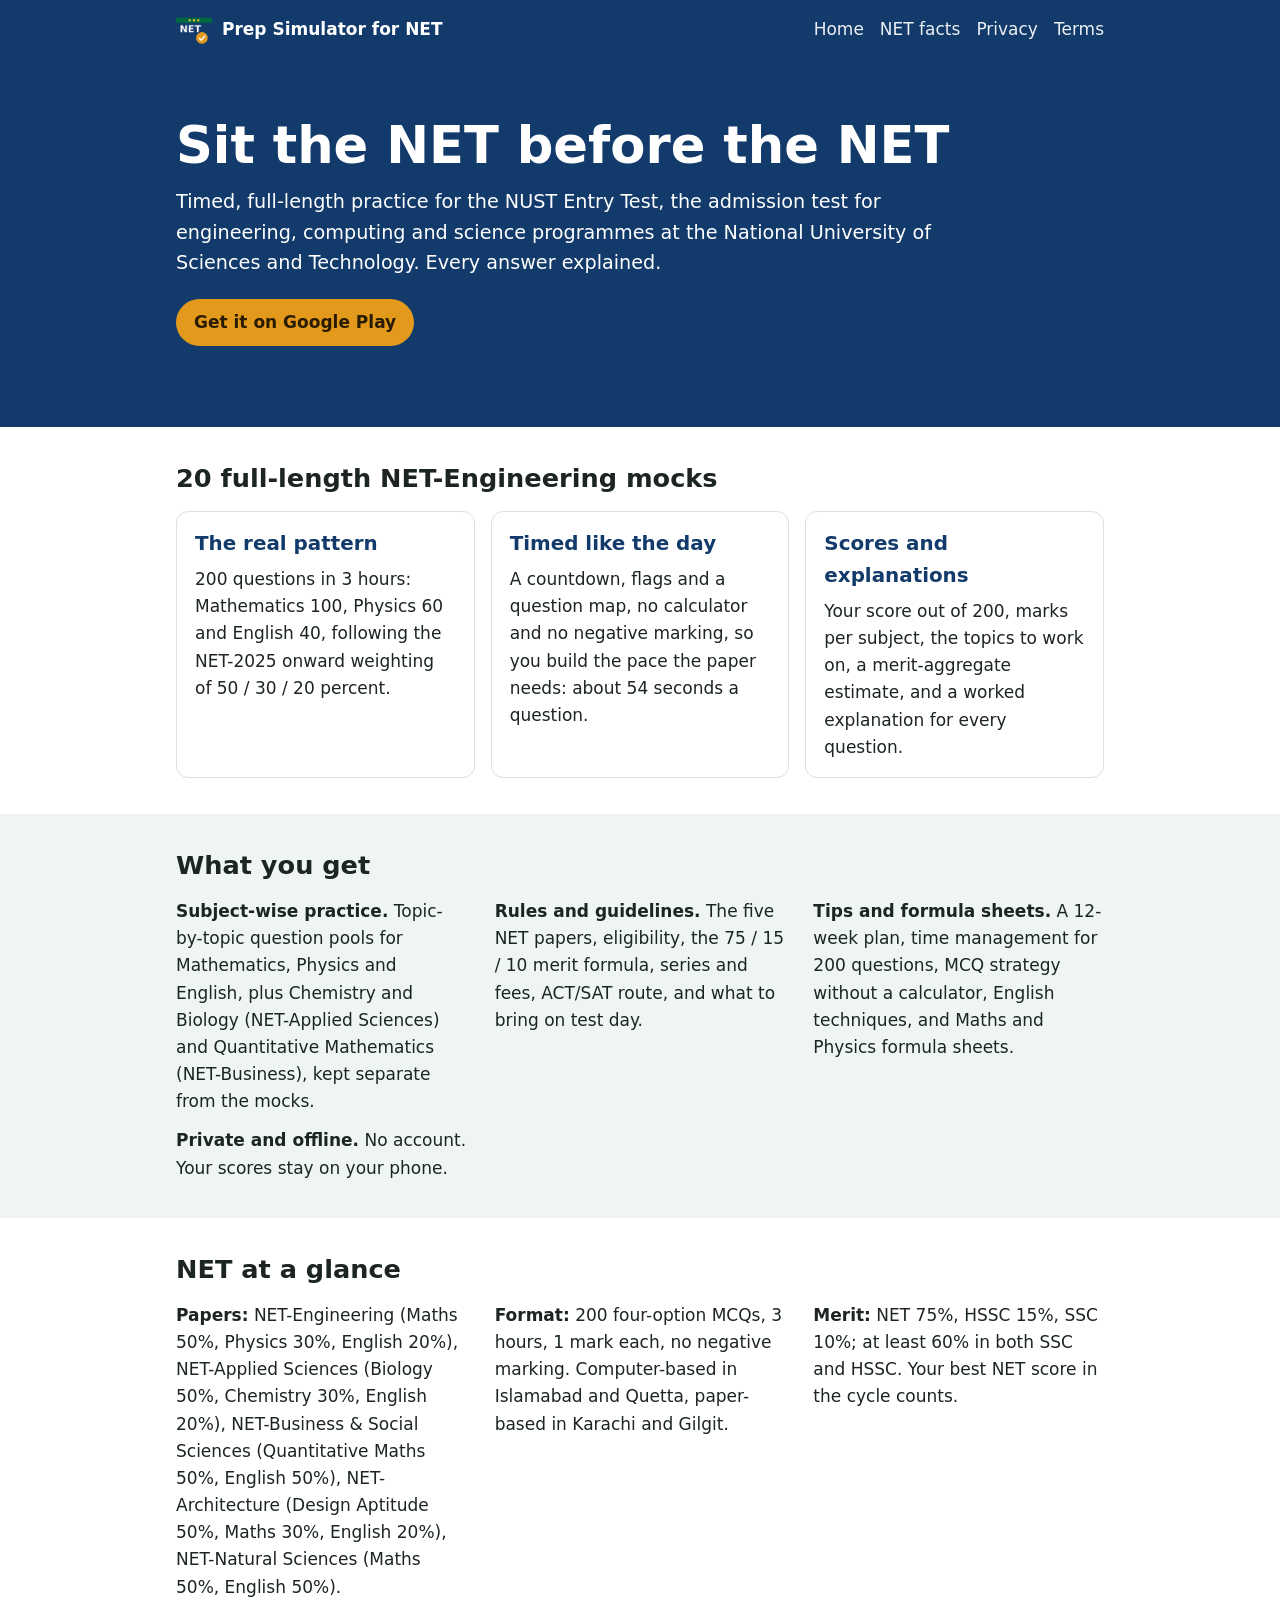
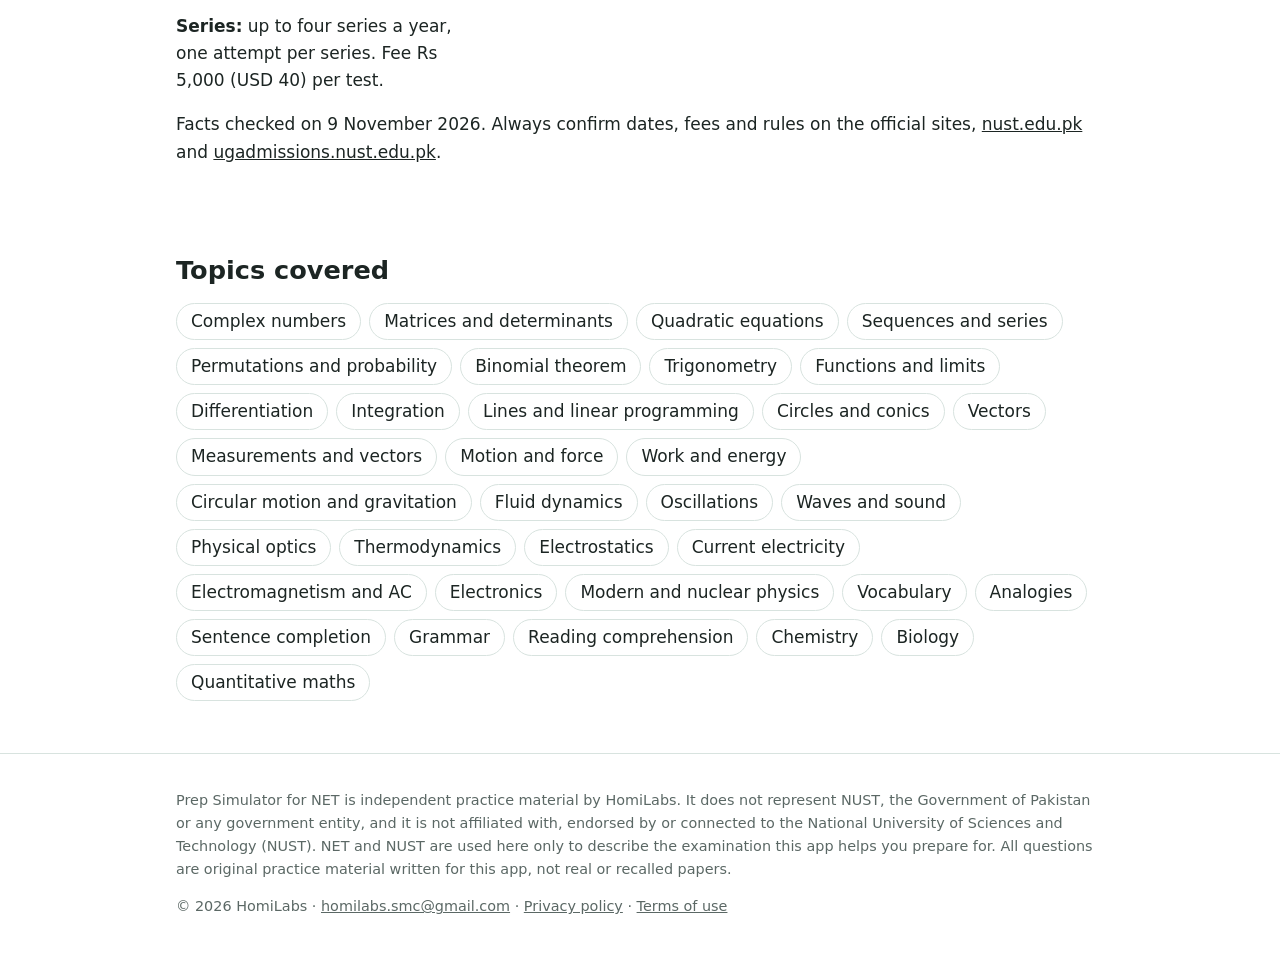
<file: index.html>
<!doctype html>
<html lang="en">
<head>
<meta charset="utf-8">
<meta name="viewport" content="width=device-width, initial-scale=1">
<title>Prep Simulator for NET – NUST Entry Test mocks and practice</title>
<meta name="description" content="Prepare for the NUST Entry Test (NET): 20 full-length NET-Engineering mocks (Maths 100, Physics 60, English 40, 200 MCQs in 3 hours), subject-wise practice for Maths, Physics, English, Chemistry, Biology and Quantitative Maths, every answer explained, plus admission rules and test-day guidance. Free Android app on Google Play, offline, no account.">
<meta property="og:title" content="Prep Simulator for NET – NUST Entry Test mocks">
<meta property="og:description" content="20 full-length NET-Engineering mocks, subject-wise practice for every NET subject, admission rules and test-day guide. Free, offline, no account.">
<meta property="og:url" content="https://net.homilabs.org/">
<meta name="theme-color" content="#123a6b">
<link rel="canonical" href="https://net.homilabs.org/">
<link rel="icon" href="img/favicon.png">
<link rel="stylesheet" href="style.css">
</head>
<body>
<header class="top"><div class="wrap">
  <a class="brand" href="index.html"><img src="img/icon.png" alt="" width="36" height="36">Prep Simulator for NET</a>
  <nav class="nav"><a href="index.html">Home</a><a href="#facts">NET facts</a><a href="privacy.html">Privacy</a><a href="terms.html">Terms</a></nav>
</div></header>

<main>
<section class="hero"><div class="wrap">
  <h1>Sit the NET before the NET</h1>
  <p class="lead">Timed, full-length practice for the NUST Entry Test, the admission test for engineering, computing and science programmes at the National University of Sciences and Technology. Every answer explained.</p>
  <p class="cta"><a class="soon" href="https://play.google.com/store/apps/details?id=com.homilabs.net_prep">Get it on Google Play</a></p>
</div></section>

<section class="wrap" id="tests">
  <h2>20 full-length NET-Engineering mocks</h2>
  <div class="cards">
    <article><h3>The real pattern</h3><p>200 questions in 3 hours: Mathematics 100, Physics 60 and English 40, following the NET-2025 onward weighting of 50 / 30 / 20 percent.</p></article>
    <article><h3>Timed like the day</h3><p>A countdown, flags and a question map, no calculator and no negative marking, so you build the pace the paper needs: about 54 seconds a question.</p></article>
    <article><h3>Scores and explanations</h3><p>Your score out of 200, marks per subject, the topics to work on, a merit-aggregate estimate, and a worked explanation for every question.</p></article>
  </div>
</section>

<section class="band"><div class="wrap">
  <h2>What you get</h2>
  <ul class="ticks">
    <li><strong>Subject-wise practice.</strong> Topic-by-topic question pools for Mathematics, Physics and English, plus Chemistry and Biology (NET-Applied Sciences) and Quantitative Mathematics (NET-Business), kept separate from the mocks.</li>
    <li><strong>Rules and guidelines.</strong> The five NET papers, eligibility, the 75 / 15 / 10 merit formula, series and fees, ACT/SAT route, and what to bring on test day.</li>
    <li><strong>Tips and formula sheets.</strong> A 12-week plan, time management for 200 questions, MCQ strategy without a calculator, English techniques, and Maths and Physics formula sheets.</li>
    <li><strong>Private and offline.</strong> No account. Your scores stay on your phone.</li>
  </ul>
</div></section>

<section class="wrap" id="facts">
  <h2>NET at a glance</h2>
  <ul class="ticks">
    <li><strong>Papers:</strong> NET-Engineering (Maths 50%, Physics 30%, English 20%), NET-Applied Sciences (Biology 50%, Chemistry 30%, English 20%), NET-Business &amp; Social Sciences (Quantitative Maths 50%, English 50%), NET-Architecture (Design Aptitude 50%, Maths 30%, English 20%), NET-Natural Sciences (Maths 50%, English 50%).</li>
    <li><strong>Format:</strong> 200 four-option MCQs, 3 hours, 1 mark each, no negative marking. Computer-based in Islamabad and Quetta, paper-based in Karachi and Gilgit.</li>
    <li><strong>Merit:</strong> NET 75%, HSSC 15%, SSC 10%; at least 60% in both SSC and HSSC. Your best NET score in the cycle counts.</li>
    <li><strong>Series:</strong> up to four series a year, one attempt per series. Fee Rs 5,000 (USD 40) per test.</li>
  </ul>
  <p>Facts checked on 9 November 2026. Always confirm dates, fees and rules on the official sites, <a href="https://nust.edu.pk" rel="noopener">nust.edu.pk</a> and <a href="https://ugadmissions.nust.edu.pk" rel="noopener">ugadmissions.nust.edu.pk</a>.</p>
</section>

<section class="wrap" id="areas">
  <h2>Topics covered</h2>
  <p class="chips"><span>Complex numbers</span><span>Matrices and determinants</span><span>Quadratic equations</span><span>Sequences and series</span><span>Permutations and probability</span><span>Binomial theorem</span><span>Trigonometry</span><span>Functions and limits</span><span>Differentiation</span><span>Integration</span><span>Lines and linear programming</span><span>Circles and conics</span><span>Vectors</span><span>Measurements and vectors</span><span>Motion and force</span><span>Work and energy</span><span>Circular motion and gravitation</span><span>Fluid dynamics</span><span>Oscillations</span><span>Waves and sound</span><span>Physical optics</span><span>Thermodynamics</span><span>Electrostatics</span><span>Current electricity</span><span>Electromagnetism and AC</span><span>Electronics</span><span>Modern and nuclear physics</span><span>Vocabulary</span><span>Analogies</span><span>Sentence completion</span><span>Grammar</span><span>Reading comprehension</span><span>Chemistry</span><span>Biology</span><span>Quantitative maths</span></p>
</section>
</main>
<footer class="foot"><div class="wrap">
  <p>Prep Simulator for NET is independent practice material by HomiLabs. It does not represent NUST, the Government of Pakistan or any government entity, and it is not affiliated with, endorsed by or connected to the National University of Sciences and Technology (NUST). NET and NUST are used here only to describe the examination this app helps you prepare for. All questions are original practice material written for this app, not real or recalled papers.</p>
  <p>© 2026 HomiLabs · <a href="mailto:homilabs.smc@gmail.com">homilabs.smc@gmail.com</a> · <a href="privacy.html">Privacy policy</a> · <a href="terms.html">Terms of use</a></p>
</div></footer>
</body>
</html>
</file>
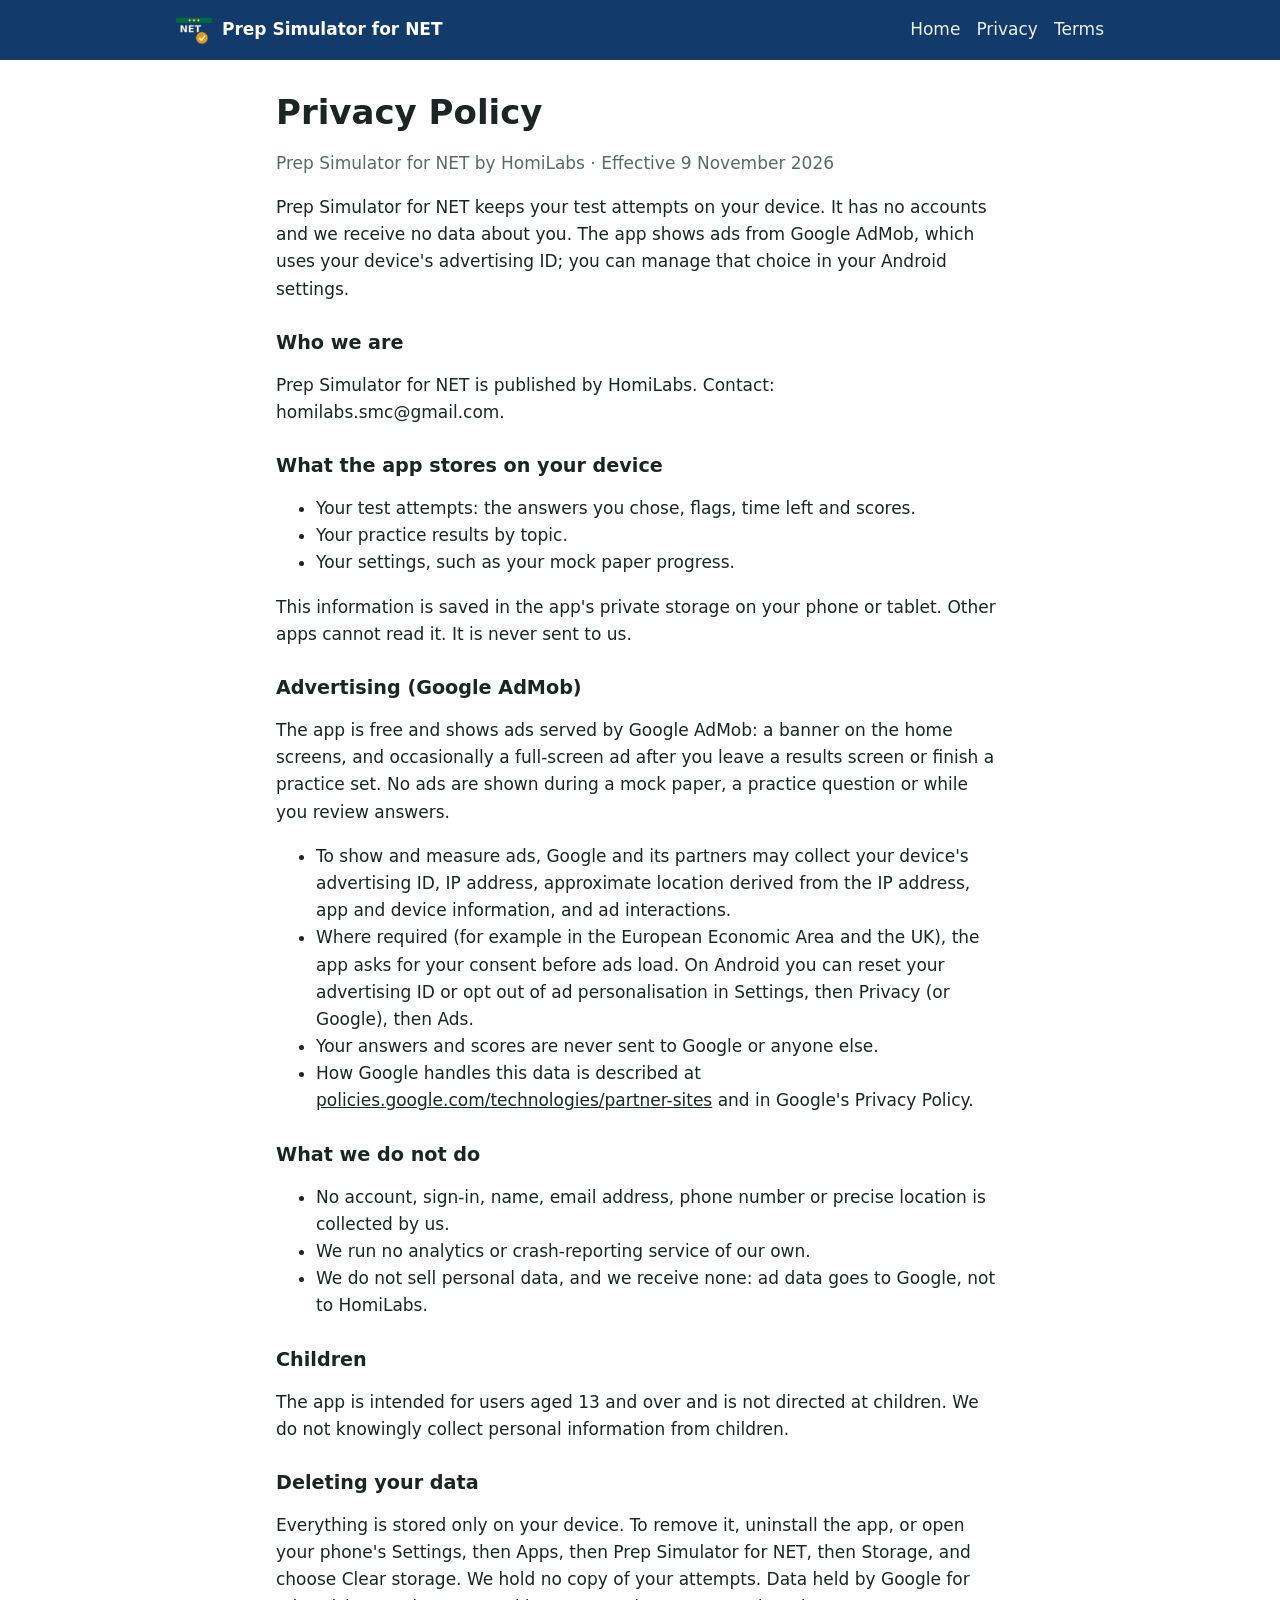
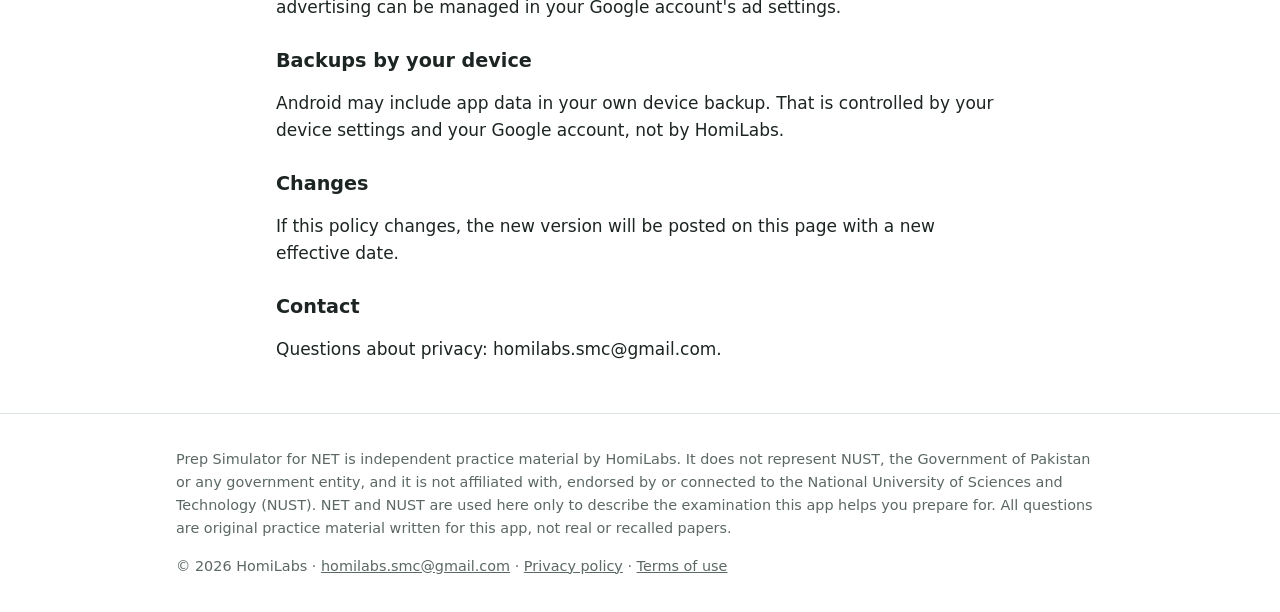
<file: privacy.html>
<!doctype html>
<html lang="en">
<head>
<meta charset="utf-8">
<meta name="viewport" content="width=device-width, initial-scale=1">
<title>Privacy Policy – Prep Simulator for NET</title>
<meta name="description" content="Privacy policy of the Prep Simulator for NET Android app by HomiLabs.">
<meta property="og:title" content="Privacy Policy – Prep Simulator for NET">
<meta property="og:description" content="Privacy policy of the Prep Simulator for NET Android app by HomiLabs.">
<meta property="og:url" content="https://net.homilabs.org/privacy.html">
<meta name="theme-color" content="#123a6b">
<link rel="canonical" href="https://net.homilabs.org/privacy.html">
<link rel="icon" href="img/favicon.png">
<link rel="stylesheet" href="style.css">
</head>
<body>
<header class="top"><div class="wrap">
  <a class="brand" href="index.html"><img src="img/icon.png" alt="" width="36" height="36">Prep Simulator for NET</a>
  <nav class="nav"><a href="index.html">Home</a><a href="privacy.html">Privacy</a><a href="terms.html">Terms</a></nav>
</div></header>
<main class="wrap doc">
<h1>Privacy Policy</h1>
<p class="muted">Prep Simulator for NET by HomiLabs · Effective 9 November 2026</p>
<p>Prep Simulator for NET keeps your test attempts on your device. It has no accounts and we receive no data about you. The app shows ads from Google AdMob, which uses your device's advertising ID; you can manage that choice in your Android settings.</p><h2>Who we are</h2>
<p>Prep Simulator for NET is published by HomiLabs. Contact: homilabs.smc@gmail.com.</p>
<h2>What the app stores on your device</h2>
<ul><li>Your test attempts: the answers you chose, flags, time left and scores.</li><li>Your practice results by topic.</li><li>Your settings, such as your mock paper progress.</li></ul>
<p>This information is saved in the app's private storage on your phone or tablet. Other apps cannot read it. It is never sent to us.</p>
<h2>Advertising (Google AdMob)</h2>
<p>The app is free and shows ads served by Google AdMob: a banner on the home screens, and occasionally a full-screen ad after you leave a results screen or finish a practice set. No ads are shown during a mock paper, a practice question or while you review answers.</p>
<ul><li>To show and measure ads, Google and its partners may collect your device's advertising ID, IP address, approximate location derived from the IP address, app and device information, and ad interactions.</li><li>Where required (for example in the European Economic Area and the UK), the app asks for your consent before ads load. On Android you can reset your advertising ID or opt out of ad personalisation in Settings, then Privacy (or Google), then Ads.</li><li>Your answers and scores are never sent to Google or anyone else.</li><li>How Google handles this data is described at <a href="https://policies.google.com/technologies/partner-sites">policies.google.com/technologies/partner-sites</a> and in Google's Privacy Policy.</li></ul>
<h2>What we do not do</h2>
<ul><li>No account, sign-in, name, email address, phone number or precise location is collected by us.</li><li>We run no analytics or crash-reporting service of our own.</li><li>We do not sell personal data, and we receive none: ad data goes to Google, not to HomiLabs.</li></ul>
<h2>Children</h2>
<p>The app is intended for users aged 13 and over and is not directed at children. We do not knowingly collect personal information from children.</p>
<h2>Deleting your data</h2>
<p>Everything is stored only on your device. To remove it, uninstall the app, or open your phone's Settings, then Apps, then Prep Simulator for NET, then Storage, and choose Clear storage. We hold no copy of your attempts. Data held by Google for advertising can be managed in your Google account's ad settings.</p>
<h2>Backups by your device</h2>
<p>Android may include app data in your own device backup. That is controlled by your device settings and your Google account, not by HomiLabs.</p>
<h2>Changes</h2>
<p>If this policy changes, the new version will be posted on this page with a new effective date.</p>
<h2>Contact</h2>
<p>Questions about privacy: homilabs.smc@gmail.com.</p>
</main>
<footer class="foot"><div class="wrap">
  <p>Prep Simulator for NET is independent practice material by HomiLabs. It does not represent NUST, the Government of Pakistan or any government entity, and it is not affiliated with, endorsed by or connected to the National University of Sciences and Technology (NUST). NET and NUST are used here only to describe the examination this app helps you prepare for. All questions are original practice material written for this app, not real or recalled papers.</p>
  <p>© 2026 HomiLabs · <a href="mailto:homilabs.smc@gmail.com">homilabs.smc@gmail.com</a> · <a href="privacy.html">Privacy policy</a> · <a href="terms.html">Terms of use</a></p>
</div></footer>
</body>
</html>
</file>
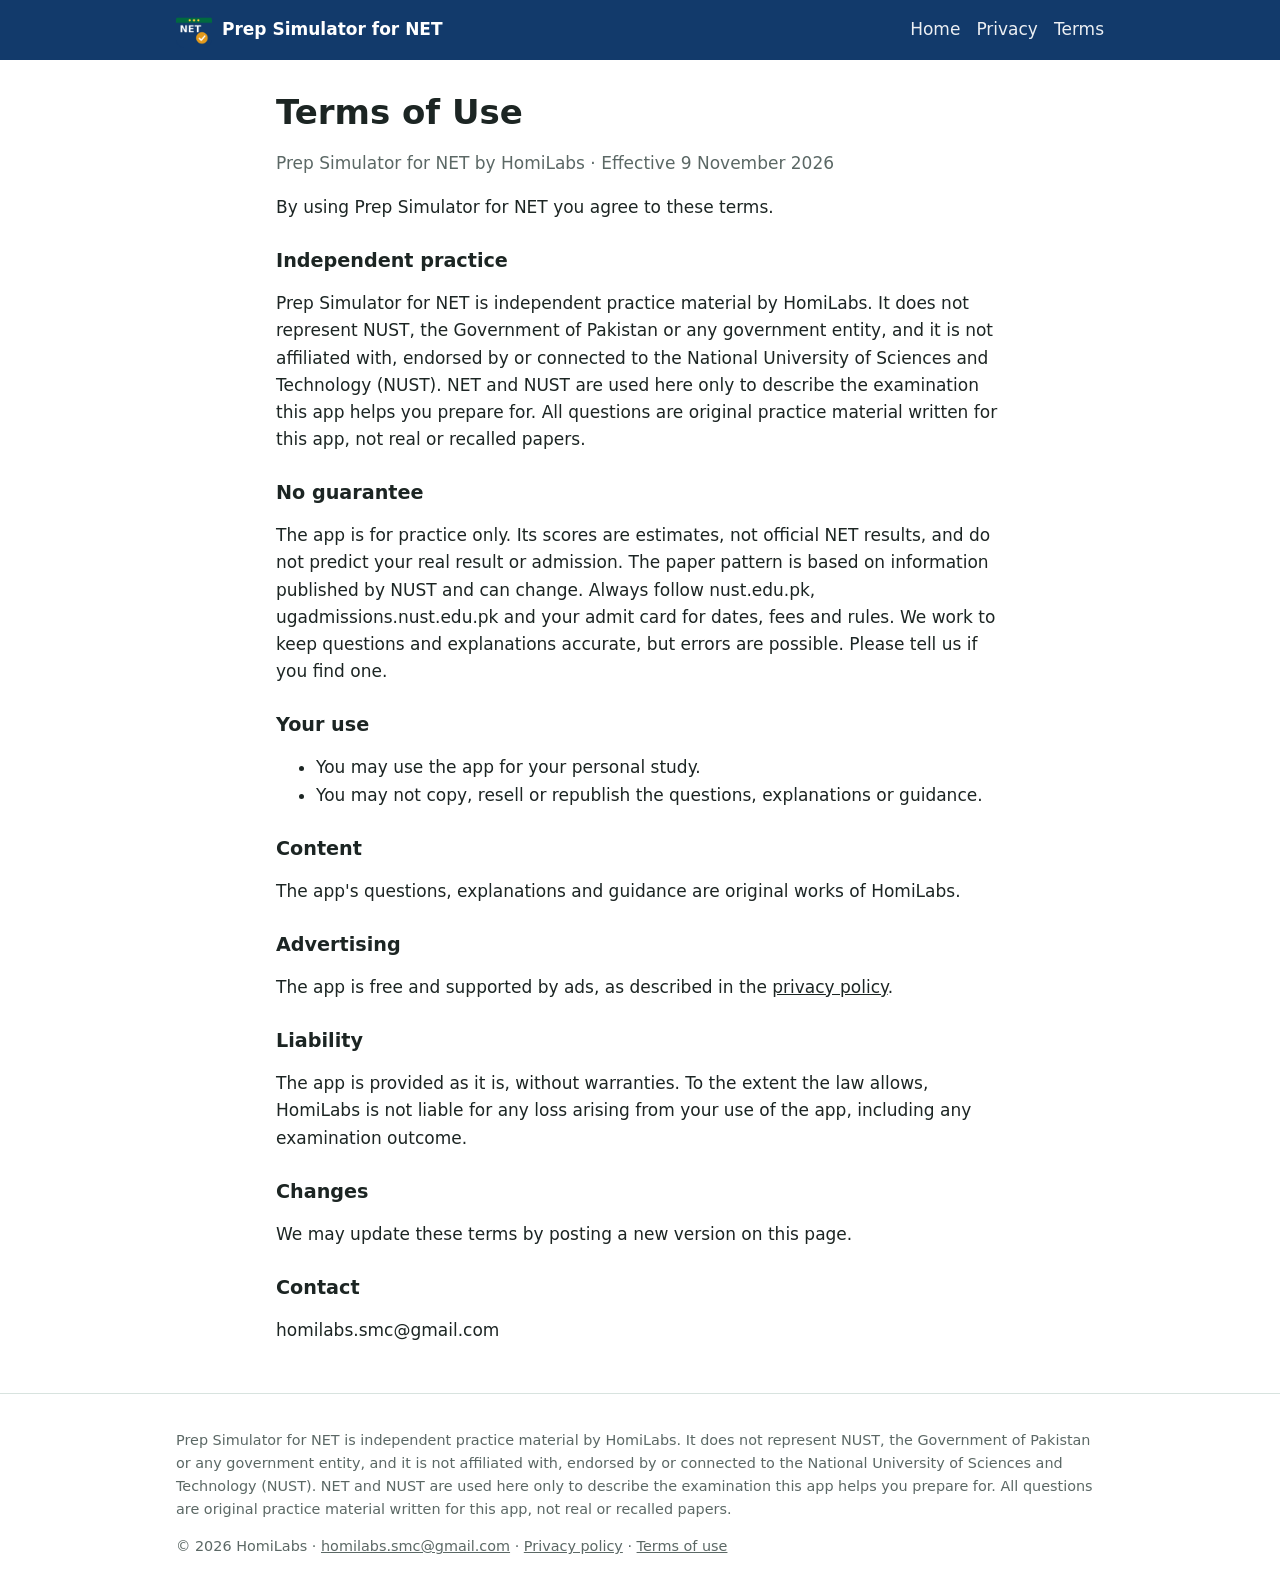
<file: terms.html>
<!doctype html>
<html lang="en">
<head>
<meta charset="utf-8">
<meta name="viewport" content="width=device-width, initial-scale=1">
<title>Terms of Use – Prep Simulator for NET</title>
<meta name="description" content="Terms of use of the Prep Simulator for NET Android app by HomiLabs.">
<meta property="og:title" content="Terms of Use – Prep Simulator for NET">
<meta property="og:description" content="Terms of use of the Prep Simulator for NET Android app by HomiLabs.">
<meta property="og:url" content="https://net.homilabs.org/terms.html">
<meta name="theme-color" content="#123a6b">
<link rel="canonical" href="https://net.homilabs.org/terms.html">
<link rel="icon" href="img/favicon.png">
<link rel="stylesheet" href="style.css">
</head>
<body>
<header class="top"><div class="wrap">
  <a class="brand" href="index.html"><img src="img/icon.png" alt="" width="36" height="36">Prep Simulator for NET</a>
  <nav class="nav"><a href="index.html">Home</a><a href="privacy.html">Privacy</a><a href="terms.html">Terms</a></nav>
</div></header>
<main class="wrap doc">
<h1>Terms of Use</h1>
<p class="muted">Prep Simulator for NET by HomiLabs · Effective 9 November 2026</p>
<p>By using Prep Simulator for NET you agree to these terms.</p><h2>Independent practice</h2>
<p>Prep Simulator for NET is independent practice material by HomiLabs. It does not represent NUST, the Government of Pakistan or any government entity, and it is not affiliated with, endorsed by or connected to the National University of Sciences and Technology (NUST). NET and NUST are used here only to describe the examination this app helps you prepare for. All questions are original practice material written for this app, not real or recalled papers.</p>
<h2>No guarantee</h2>
<p>The app is for practice only. Its scores are estimates, not official NET results, and do not predict your real result or admission. The paper pattern is based on information published by NUST and can change. Always follow nust.edu.pk, ugadmissions.nust.edu.pk and your admit card for dates, fees and rules. We work to keep questions and explanations accurate, but errors are possible. Please tell us if you find one.</p>
<h2>Your use</h2>
<ul><li>You may use the app for your personal study.</li><li>You may not copy, resell or republish the questions, explanations or guidance.</li></ul>
<h2>Content</h2>
<p>The app's questions, explanations and guidance are original works of HomiLabs.</p>
<h2>Advertising</h2>
<p>The app is free and supported by ads, as described in the <a href="privacy.html">privacy policy</a>.</p>
<h2>Liability</h2>
<p>The app is provided as it is, without warranties. To the extent the law allows, HomiLabs is not liable for any loss arising from your use of the app, including any examination outcome.</p>
<h2>Changes</h2>
<p>We may update these terms by posting a new version on this page.</p>
<h2>Contact</h2>
<p>homilabs.smc@gmail.com</p>
</main>
<footer class="foot"><div class="wrap">
  <p>Prep Simulator for NET is independent practice material by HomiLabs. It does not represent NUST, the Government of Pakistan or any government entity, and it is not affiliated with, endorsed by or connected to the National University of Sciences and Technology (NUST). NET and NUST are used here only to describe the examination this app helps you prepare for. All questions are original practice material written for this app, not real or recalled papers.</p>
  <p>© 2026 HomiLabs · <a href="mailto:homilabs.smc@gmail.com">homilabs.smc@gmail.com</a> · <a href="privacy.html">Privacy policy</a> · <a href="terms.html">Terms of use</a></p>
</div></footer>
</body>
</html>
</file>
<file: style.css>
:root{--navy:#123a6b;--amber:#e39a1c;--ink:#1c2523;--muted:#5b6865;--paper:#fff;--tint:#eef5f2;--line:#d8e3df}
@media (prefers-color-scheme:dark){:root{--ink:#e6efec;--muted:#a3b3ae;--paper:#101715;--tint:#18221f;--line:#2b3a36}}
*{box-sizing:border-box}
body{margin:0;background:var(--paper);color:var(--ink);font:17px/1.6 system-ui,-apple-system,"Segoe UI",Roboto,sans-serif}
a{color:inherit}
.wrap{max-width:960px;margin:0 auto;padding:0 16px}
.top{background:var(--navy);color:#fff}
.top .wrap{display:flex;flex-wrap:wrap;gap:8px 20px;align-items:center;justify-content:space-between;padding-block:12px}
.brand{display:flex;gap:10px;align-items:center;font-weight:700;text-decoration:none}
.brand img{border-radius:8px}
.nav{display:flex;gap:16px}
.nav a{text-decoration:none;opacity:.92}
.nav a:hover{text-decoration:underline}
.hero{background:var(--navy);color:#fff;padding:56px 0 64px}
.hero h1{font-size:clamp(2rem,6vw,3.2rem);line-height:1.15;margin:0 0 12px}
.lead{font-size:1.2rem;max-width:40em;margin:0 0 20px}
.soon{display:inline-block;text-decoration:none;background:var(--amber);color:#2a1c00;font-weight:700;padding:10px 18px;border-radius:999px}
section.wrap{padding-block:36px}
h2{font-size:1.6rem;line-height:1.25;margin:0 0 16px}
.cards{display:grid;grid-template-columns:repeat(auto-fit,minmax(240px,1fr));gap:16px}
.cards article{border:1px solid var(--line);border-radius:12px;padding:16px 18px}
.cards h3{margin:0 0 6px;color:var(--navy)}
@media (prefers-color-scheme:dark){.cards h3{color:#7fd2bb}}
.cards p{margin:0}
.band{background:var(--tint);padding:36px 0}
.ticks{margin:0;padding:0;list-style:none;display:grid;grid-template-columns:repeat(auto-fit,minmax(280px,1fr));gap:12px 28px}
.chips{display:flex;flex-wrap:wrap;gap:8px;margin:0 0 16px}
.chips span{border:1px solid var(--line);border-radius:999px;padding:4px 14px}
.doc{padding-block:32px;max-width:760px}
.doc h1{margin:0 0 4px;line-height:1.2}
.doc h2{font-size:1.2rem;margin:28px 0 6px}
.muted{color:var(--muted)}
.foot{border-top:1px solid var(--line);color:var(--muted);font-size:.9rem;padding:20px 0}
</file>
